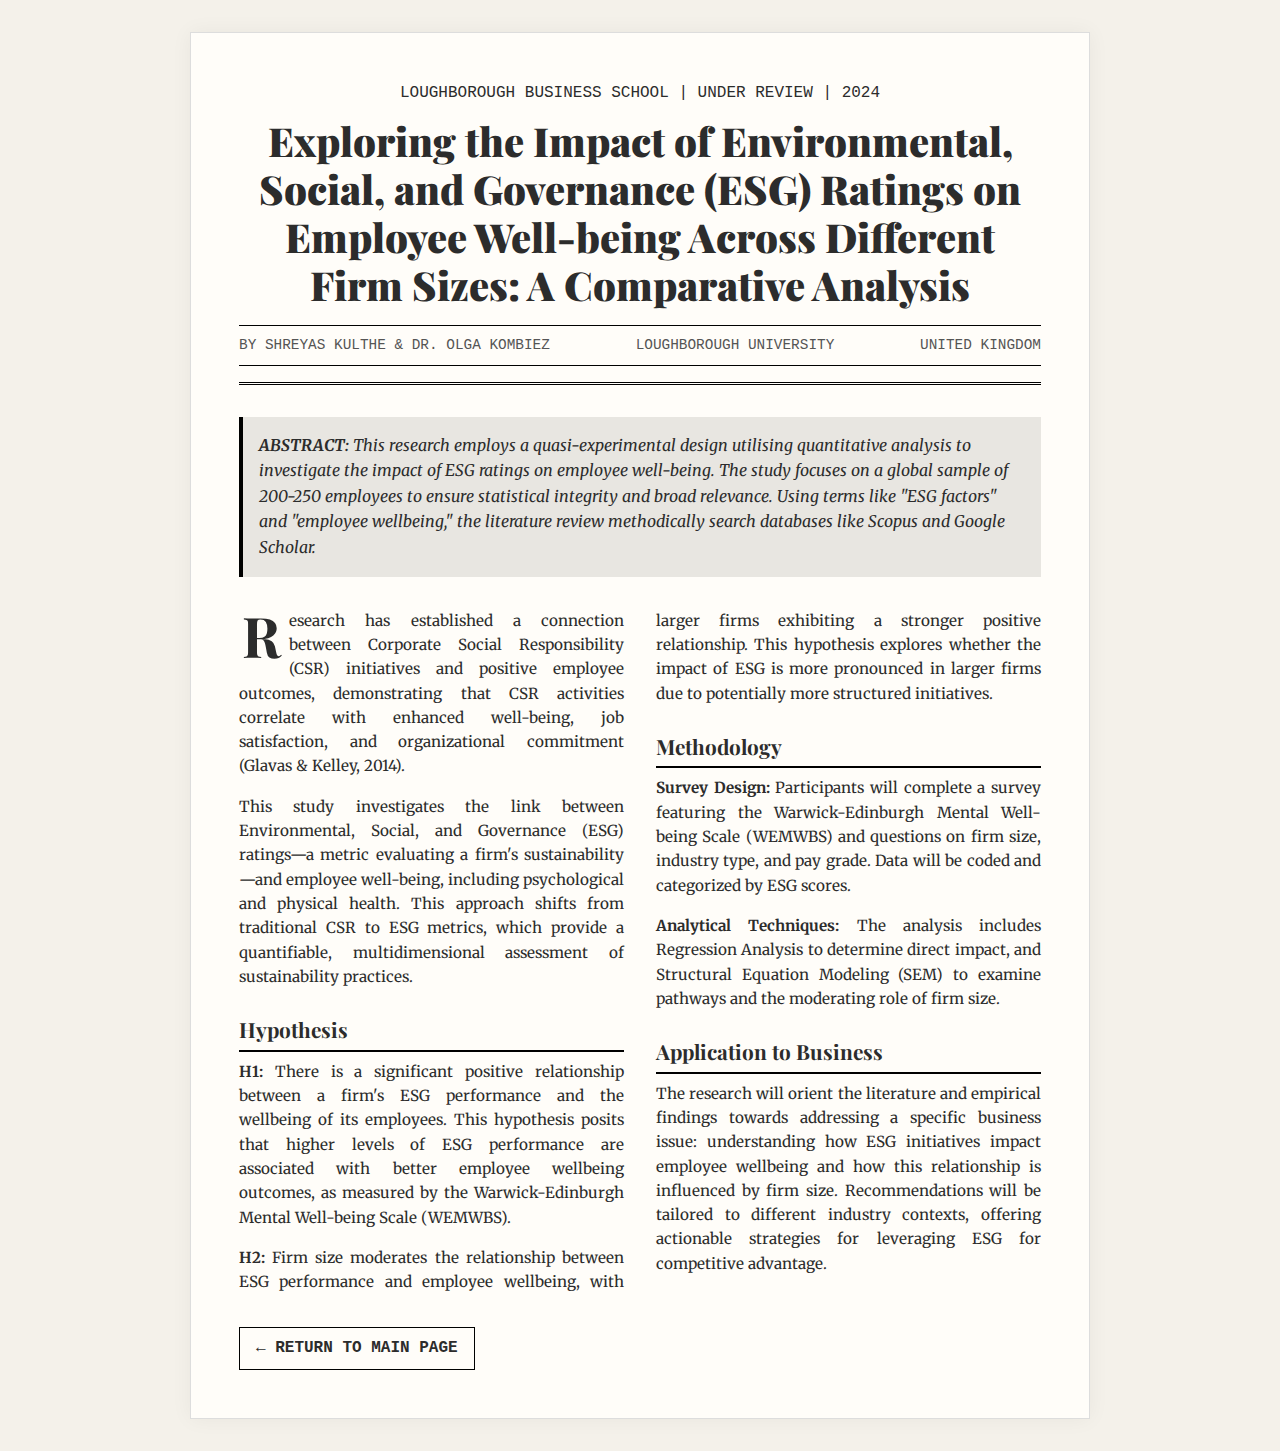
<file: esg-wellbeing.html>
<!DOCTYPE html>
<html lang="en">

<head>
    <meta charset="UTF-8">
    <meta name="viewport" content="width=device-width, initial-scale=1.0">
    <title>Impact of ESG Ratings on Employee Well-being | The Daily Work Psychologist</title>
    <link rel="stylesheet" href="style.css">
    <link rel="stylesheet"
        href="https://fonts.googleapis.com/css2?family=Playfair+Display:wght@400;700;900&family=Merriweather:ital,wght@0,300;0,400;0,700;1,300&family=Courier+Prime:wght@400;700&display=swap">
</head>

<body class="mode-work article-page">

    <div class="article-container">
        <header class="paper-header">
            <div style="font-family: 'Courier New'; margin-bottom: 10px;">LOUGHBOROUGH BUSINESS SCHOOL | UNDER REVIEW |
                2024</div>
            <h1 class="paper-title">Exploring the Impact of Environmental, Social, and Governance (ESG) Ratings on
                Employee Well-being Across Different Firm Sizes: A Comparative Analysis</h1>
            <div class="paper-meta">
                <span>By Shreyas Kulthe & Dr. Olga Kombiez</span>
                <span>Loughborough University</span>
                <span>United Kingdom</span>
            </div>
        </header>

        <section class="abstract-box">
            <strong>ABSTRACT:</strong> This research employs a quasi-experimental design utilising quantitative analysis
            to investigate the impact of ESG ratings on employee well-being. The study focuses on a global sample of
            200-250 employees to ensure statistical integrity and broad relevance. Using terms like "ESG factors" and
            "employee wellbeing," the literature review methodically search databases like Scopus and Google Scholar.
        </section>

        <article class="article-body">
            <p><span class="drop-cap">R</span>esearch has established a connection between Corporate Social
                Responsibility (CSR) initiatives and positive employee outcomes, demonstrating that CSR activities
                correlate with enhanced well-being, job satisfaction, and organizational commitment (Glavas & Kelley,
                2014).</p>

            <p>This study investigates the link between Environmental, Social, and Governance (ESG) ratings—a metric
                evaluating a firm's sustainability—and employee well-being, including psychological and physical health.
                This approach shifts from traditional CSR to ESG metrics, which provide a quantifiable, multidimensional
                assessment of sustainability practices.</p>

            <h3>Hypothesis</h3>
            <p><strong>H1:</strong> There is a significant positive relationship between a firm's ESG performance and
                the wellbeing of its employees. This hypothesis posits that higher levels of ESG performance are
                associated with better employee wellbeing outcomes, as measured by the Warwick-Edinburgh Mental
                Well-being Scale (WEMWBS).</p>
            <p><strong>H2:</strong> Firm size moderates the relationship between ESG performance and employee wellbeing,
                with larger firms exhibiting a stronger positive relationship. This hypothesis explores whether the
                impact of ESG is more pronounced in larger firms due to potentially more structured initiatives.</p>

            <h3>Methodology</h3>
            <p><strong>Survey Design:</strong> Participants will complete a survey featuring the Warwick-Edinburgh
                Mental Well-being Scale (WEMWBS) and questions on firm size, industry type, and pay grade. Data will be
                coded and categorized by ESG scores.</p>
            <p><strong>Analytical Techniques:</strong> The analysis includes Regression Analysis to determine direct
                impact, and Structural Equation Modeling (SEM) to examine pathways and the moderating role of firm size.
            </p>

            <h3>Application to Business</h3>
            <p>The research will orient the literature and empirical findings towards addressing a specific business
                issue: understanding how ESG initiatives impact employee wellbeing and how this relationship is
                influenced by firm size. Recommendations will be tailored to different industry contexts, offering
                actionable strategies for leveraging ESG for competitive advantage.</p>
        </article>

        <a href="index.html" class="back-link">← RETURN TO MAIN PAGE</a>
    </div>

    <script>
        document.body.classList.add('animate-flip-in');
    </script>
</body>

</html>
</file>
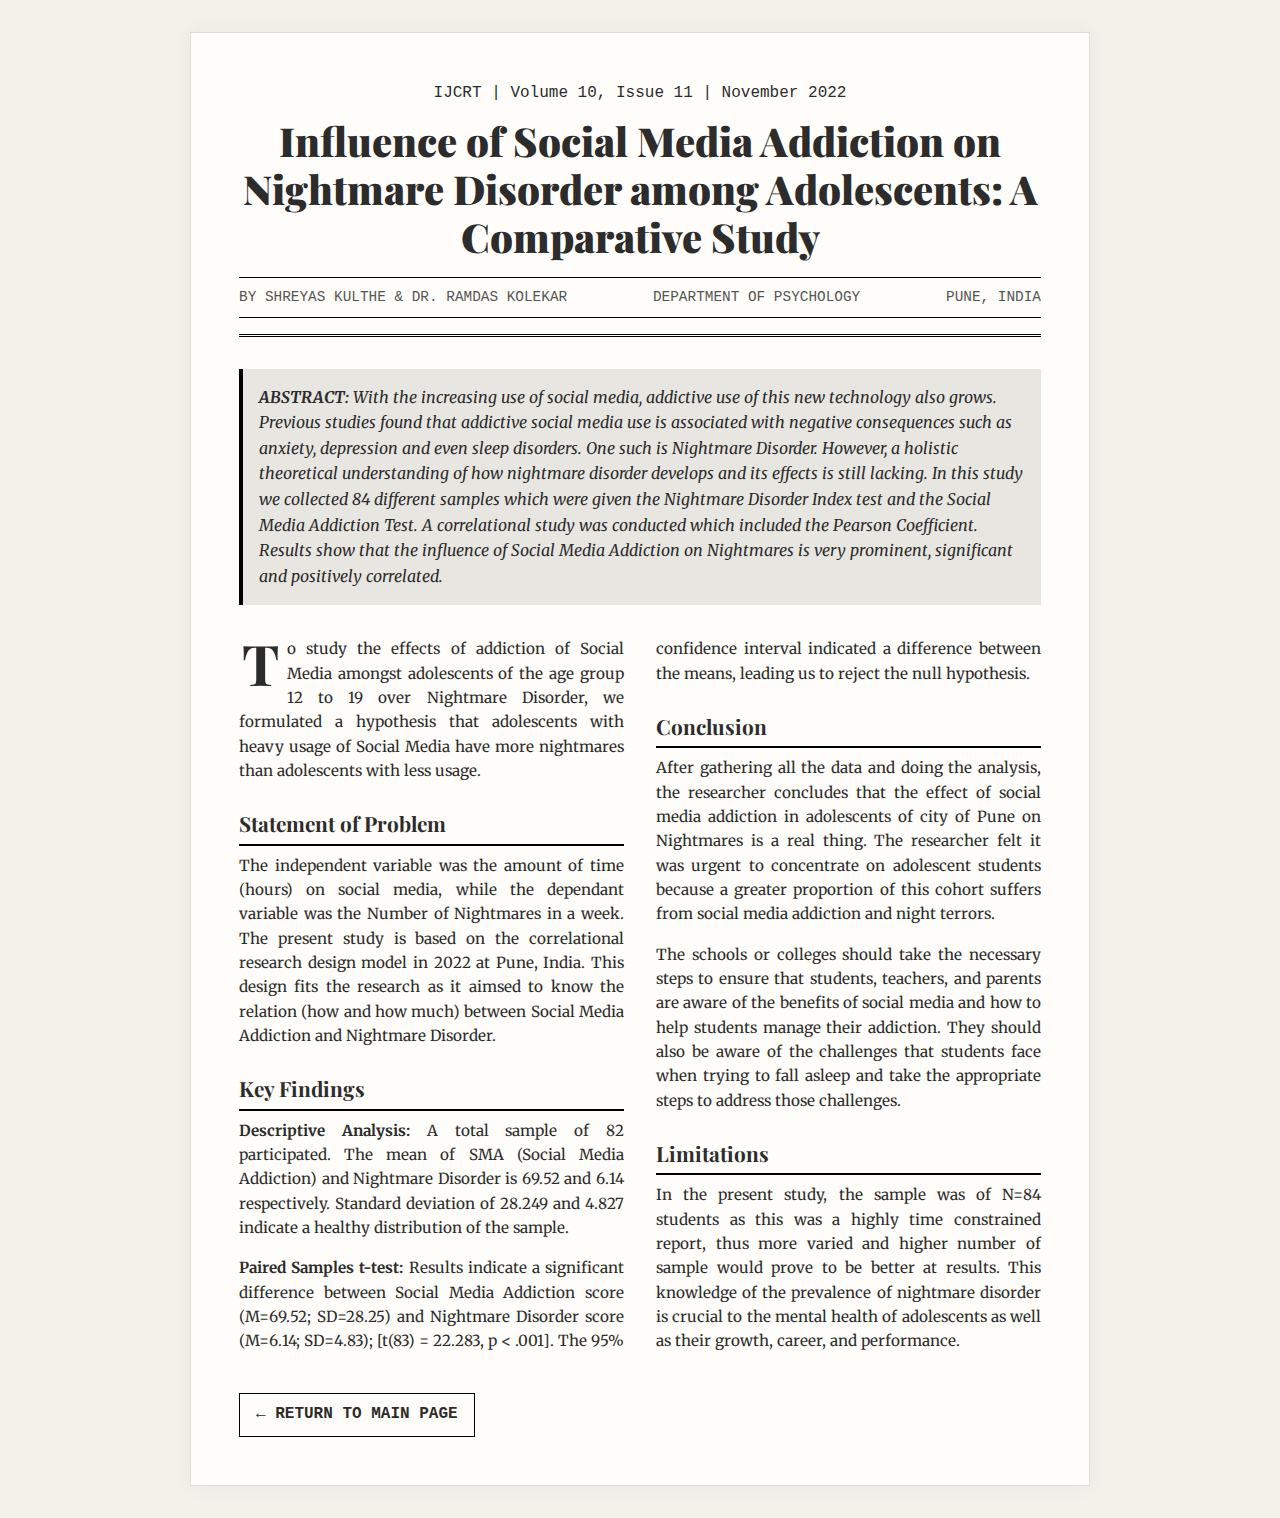
<file: nightmare-disorder.html>
<!DOCTYPE html>
<html lang="en">

<head>
    <meta charset="UTF-8">
    <meta name="viewport" content="width=device-width, initial-scale=1.0">
    <title>Influence of Social Media Addiction on Nightmare Disorder | The Daily Work Psychologist</title>
    <link rel="stylesheet" href="style.css">
    <link rel="stylesheet"
        href="https://fonts.googleapis.com/css2?family=Playfair+Display:wght@400;700;900&family=Merriweather:ital,wght@0,300;0,400;0,700;1,300&family=Courier+Prime:wght@400;700&display=swap">
</head>

<body class="mode-work article-page">

    <div class="article-container">
        <header class="paper-header">
            <div style="font-family: 'Courier New'; margin-bottom: 10px;">IJCRT | Volume 10, Issue 11 | November 2022
            </div>
            <h1 class="paper-title">Influence of Social Media Addiction on Nightmare Disorder among Adolescents: A
                Comparative Study</h1>
            <div class="paper-meta">
                <span>By Shreyas Kulthe & Dr. Ramdas Kolekar</span>
                <span>Department of Psychology</span>
                <span>Pune, India</span>
            </div>
        </header>

        <section class="abstract-box">
            <strong>ABSTRACT:</strong> With the increasing use of social media, addictive use of this new technology
            also grows. Previous studies found that addictive social media use is associated with negative consequences
            such as anxiety, depression and even sleep disorders. One such is Nightmare Disorder. However, a holistic
            theoretical understanding of how nightmare disorder develops and its effects is still lacking. In this study
            we collected 84 different samples which were given the Nightmare Disorder Index test and the Social Media
            Addiction Test. A correlational study was conducted which included the Pearson Coefficient. Results show
            that the influence of Social Media Addiction on Nightmares is very prominent, significant and positively
            correlated.
        </section>

        <article class="article-body">
            <p><span class="drop-cap">T</span>o study the effects of addiction of Social Media amongst adolescents of
                the age group 12 to 19 over Nightmare Disorder, we formulated a hypothesis that adolescents with heavy
                usage of Social Media have more nightmares than adolescents with less usage.</p>

            <h3>Statement of Problem</h3>
            <p>The independent variable was the amount of time (hours) on social media, while the dependant variable was
                the Number of Nightmares in a week. The present study is based on the correlational research design
                model in 2022 at Pune, India. This design fits the research as it aimsed to know the relation (how and
                how much) between Social Media Addiction and Nightmare Disorder.</p>

            <h3>Key Findings</h3>
            <p><strong>Descriptive Analysis:</strong> A total sample of 82 participated. The mean of SMA (Social Media
                Addiction) and Nightmare Disorder is 69.52 and 6.14 respectively. Standard deviation of 28.249 and 4.827
                indicate a healthy distribution of the sample.</p>
            <p><strong>Paired Samples t-test:</strong> Results indicate a significant difference between Social Media
                Addiction score (M=69.52; SD=28.25) and Nightmare Disorder score (M=6.14; SD=4.83); [t(83) = 22.283, p <
                    .001]. The 95% confidence interval indicated a difference between the means, leading us to reject
                    the null hypothesis.</p>

                    <h3>Conclusion</h3>
                    <p>After gathering all the data and doing the analysis, the researcher concludes that the effect of
                        social media addiction in adolescents of city of Pune on Nightmares is a real thing. The
                        researcher felt it was urgent to concentrate on adolescent students because a greater proportion
                        of this cohort suffers from social media addiction and night terrors.</p>
                    <p>The schools or colleges should take the necessary steps to ensure that students, teachers, and
                        parents are aware of the benefits of social media and how to help students manage their
                        addiction. They should also be aware of the challenges that students face when trying to fall
                        asleep and take the appropriate steps to address those challenges.</p>

                    <h3>Limitations</h3>
                    <p>In the present study, the sample was of N=84 students as this was a highly time constrained
                        report, thus more varied and higher number of sample would prove to be better at results. This
                        knowledge of the prevalence of nightmare disorder is crucial to the mental health of adolescents
                        as well as their growth, career, and performance.</p>
        </article>

        <a href="index.html" class="back-link">← RETURN TO MAIN PAGE</a>
    </div>

    <script>
        document.body.classList.add('animate-flip-in');
    </script>
</body>

</html>
</file>
<file: style.css>
/* Global Vars & Reset */
:root {
    --transition-speed: 0.4s;
}

* {
    box-sizing: border-box;
    margin: 0;
    padding: 0;
}

body {
    min-height: 100vh;
    transition: background-color var(--transition-speed), color var(--transition-speed);
    overflow-x: hidden;
}

/* =========================================
   MODE: WORK (Newspaper)
   ========================================= */
body.mode-work {
    --bg-color: #f4f1ea;
    /* Slightly warmer aesthetic */
    --text-color: #1a1a1a;
    --accent-color: #8b0000;
    /* Deep red for accents */
    --border-color: #2f2f2f;
    --header-font: 'Playfair Display', serif;
    --body-font: 'Merriweather', serif;
    background-color: var(--bg-color);
    color: var(--text-color);
    font-family: var(--body-font);
    line-height: 1.5;
    background-image: url('https://www.transparenttextures.com/patterns/cream-paper.png');
}

body.mode-work #fun-view {
    display: none;
}

/* LAYOUT CONTAINER */
body.mode-work .view-container {
    max-width: 1200px;
    margin: 0 auto;
    padding: 2rem;
    border-left: 1px solid rgba(0, 0, 0, 0.05);
    border-right: 1px solid rgba(0, 0, 0, 0.05);
    background: #fffdf5 url('https://www.transparenttextures.com/patterns/cream-paper.png');
    box-shadow: 0 0 40px rgba(0, 0, 0, 0.05);
    min-height: 100vh;
}

/* HEADER / MASTHEAD */
body.mode-work .newspaper-header {
    text-align: center;
    border-bottom: 4px double var(--border-color);
    padding-bottom: 1rem;
    margin-bottom: 2rem;
    position: relative;
}

body.mode-work .weather-widget {
    position: absolute;
    top: 0;
    left: 0;
    font-size: 0.7rem;
    font-weight: bold;
    display: flex;
    align-items: center;
    gap: 0.5rem;
    font-family: sans-serif;
}

body.mode-work .main-headline {
    font-family: var(--header-font);
    font-size: 5rem;
    font-weight: 900;
    margin: 1rem 0 0.5rem;
    line-height: 0.9;
    letter-spacing: -2px;
    text-transform: uppercase;
    border-bottom: 1px solid var(--border-color);
    padding-bottom: 1rem;
}

body.mode-work .meta-line {
    display: flex;
    justify-content: space-between;
    font-family: sans-serif;
    font-weight: bold;
    font-size: 0.8rem;
    text-transform: uppercase;
    border-bottom: 1px solid var(--border-color);
    padding: 0.5rem 0;
}

body.mode-work .breaking-news {
    font-family: sans-serif;
    font-size: 0.9rem;
    padding: 0.5rem 0;
    background: #fffdf5 url('https://www.transparenttextures.com/patterns/cream-paper.png');
    margin-bottom: 2rem;
    font-weight: bold;
    text-align: center;
    text-transform: uppercase;
    letter-spacing: 0.5px;
}

/* 3-COLUMN GRID */
body.mode-work .newspaper-grid {
    display: grid;
    grid-template-columns: 1fr 2fr 1fr;
    /* 1:2:1 ratio */
    gap: 2rem;
    align-items: start;
}

/* LEFT COLUMN (SIDEBAR) */
body.mode-work .col-left {
    border-right: 1px solid #ddd;
    padding-right: 1rem;
}

body.mode-work .sidebar-item {
    margin-bottom: 2rem;
}

body.mode-work .sidebar-item h3 {
    font-family: sans-serif;
    font-size: 0.9rem;
    font-weight: 900;
    text-transform: uppercase;
    margin-bottom: 0.5rem;
    border-bottom: 2px solid #000;
    padding-bottom: 0.2rem;
}

body.mode-work .sidebar-item p {
    font-size: 0.85rem;
    margin-bottom: 0.5rem;
}

body.mode-work .sidebar-item strong {
    display: block;
    margin-top: 0.5rem;
}

body.mode-work .profile-photo {
    width: 100%;
    margin-bottom: 1rem;
    filter: grayscale(100%) contrast(1.1);
    border: 1px solid #000;
}

/* MAIN COLUMN */
body.mode-work .col-main {
    padding: 0 1rem;
}

body.mode-work .article {
    margin-bottom: 2rem;
    border-bottom: 1px solid #eee;
    padding-bottom: 1rem;
}

body.mode-work .article-headline {
    font-family: var(--header-font);
    font-size: 2rem;
    margin-bottom: 0.5rem;
    line-height: 1.1;
}

body.mode-work .article-meta {
    font-family: sans-serif;
    font-size: 0.8rem;
    color: #555;
    margin-bottom: 1rem;
    text-transform: uppercase;
}

body.mode-work .article-body {
    font-size: 1rem;
    text-align: justify;
    line-height: 1.6;
}

body.mode-work .split-columns {
    display: grid;
    grid-template-columns: 1fr 1fr;
    gap: 2rem;
    margin-bottom: 2rem;
    position: relative;
}

/* Vertical Divider Line */
body.mode-work .split-columns::after {
    content: "";
    position: absolute;
    left: 50%;
    top: 0;
    bottom: 0;
    width: 1px;
    background: #ddd;
    transform: translateX(-50%);
}

body.mode-work .split-columns p {
    margin-bottom: 0;
    text-indent: 0;
}

body.mode-work .drop-cap {
    float: left;
    font-size: 3.5rem;
    line-height: 0.8;
    padding-top: 4px;
    padding-right: 8px;
    padding-left: 3px;
    font-family: var(--header-font);
    font-weight: 700;
}

/* RIGHT COLUMN */
body.mode-work .col-right {
    border-left: 1px solid #ddd;
    padding-left: 1rem;
}

/* SEPARATORS */
body.mode-work .separator {
    height: 1px;
    background: var(--border-color);
    margin: 1.5rem 0;
}

body.mode-work .separator-light {
    height: 1px;
    background: #ccc;
    margin: 1.5rem 0;
    width: 50%;
    margin-left: auto;
    margin-right: auto;
}

body.mode-work .separator-bold {
    height: 3px;
    background: var(--border-color);
    margin: 1.5rem 0;
}

/* SECTION TAGS */
body.mode-work .section-tag {
    font-family: sans-serif;
    font-weight: 900;
    font-size: 1rem;
    text-transform: uppercase;
    border-top: 2px solid #000;
    border-bottom: 1px solid #000;
    padding: 0.5rem 0;
    margin-bottom: 1rem;
    text-align: center;
}

/* PHOTOS */
body.mode-work figure {
    margin: 0 0 1rem 0;
    width: 100%;
}

body.mode-work img {
    width: 100%;
    height: auto;
    display: block;
    filter: grayscale(100%) contrast(1.2);
    /* Ensure newspaper look */
    border: 1px solid #ccc;
}

body.mode-work figcaption {
    font-family: sans-serif;
    font-size: 0.75rem;
    color: #555;
    margin-top: 0.3rem;
    font-style: italic;
    line-height: 1.2;
}

body.mode-work .editorial-photo img {
    aspect-ratio: 1/1;
    object-fit: cover;
    object-position: top;
    margin-bottom: 0.5rem;
}

/* MARKET WATCH TABLE */
body.mode-work .skills-table {
    width: 100%;
    border-collapse: collapse;
    font-family: sans-serif;
    font-size: 0.8rem;
}

body.mode-work .skills-table td {
    padding: 0.4rem 0;
    border-bottom: 1px solid #ddd;
}

body.mode-work .trend-up {
    color: green;
    text-align: right;
    font-weight: bold;
}

body.mode-work .trend-steady {
    color: #555;
    text-align: right;
    font-weight: bold;
}

body.mode-work .trend-down {
    color: var(--accent-color);
    font-weight: bold;
}

/* LIVE FEED (Science & Tech Wire) */
body.mode-work .live-feed {
    background: transparent;
    border-top: 3px double var(--border-color);
    border-bottom: 3px double var(--border-color);
    border-left: none;
    border-right: none;
    padding: 1.5rem 0;
    margin-top: 2rem;
}

body.mode-work .wire-item {
    margin-bottom: 1rem;
    padding-bottom: 1rem;
    border-bottom: 1px solid #ccc;
}

body.mode-work .wire-item:last-child {
    border-bottom: none;
    margin-bottom: 0;
    padding-bottom: 0;
}

body.mode-work .wire-meta {
    font-family: 'Courier New', Courier, monospace;
    /* Teletype look */
    font-size: 0.75rem;
    color: #444;
    text-transform: uppercase;
    font-weight: bold;
    margin-bottom: 0.3rem;
    letter-spacing: -0.5px;
}

body.mode-work .wire-headline {
    font-family: var(--header-font);
    /* Match main headers */
    font-size: 1.1rem;
    font-weight: 700;
    line-height: 1.2;
    margin: 0;
}

body.mode-work .wire-headline a {
    text-decoration: none;
    color: var(--text-color);
}

body.mode-work .wire-headline a:hover {
    text-decoration: underline;
    color: var(--accent-color);
}

body.mode-work .loading-text,
.error-text {
    font-family: 'Courier New', Courier, monospace;
    font-size: 0.8rem;
    color: var(--muted);
    text-align: center;
    margin: 1rem 0;
}

/* ACADEMIC ARCHIVES */
body.mode-work .archive-item {
    margin-bottom: 1rem;
    border-bottom: 1px dotted #ccc;
    padding-bottom: 0.5rem;
}

body.mode-work .archive-date {
    font-family: sans-serif;
    font-weight: bold;
    font-size: 0.75rem;
    display: block;
    margin-bottom: 0.2rem;
    color: var(--muted);
}

body.mode-work .archive-item h4 {
    font-family: var(--header-font);
    font-size: 1rem;
    margin-bottom: 0.2rem;
}

body.mode-work .archive-item p {
    font-size: 0.9rem;
    line-height: 1.3;
}

body.mode-work .archive-item .note {
    font-style: italic;
    color: #555;
    font-size: 0.8rem;
    margin-top: 0.2rem;
}

/* PLAYLIST */
body.mode-fun .playlist {
    list-style: none;
    padding: 0;
    margin-bottom: 2rem;
}

body.mode-fun .playlist li {
    margin-bottom: 1.5rem;
}

body.mode-fun .playlist-item {
    display: flex;
    align-items: center;
    gap: 1rem;
    background: rgba(255, 255, 255, 0.05);
    padding: 0.5rem;
    border-radius: 12px;
    transition: background 0.3s ease;
}

body.mode-fun .playlist-item:hover {
    background: rgba(255, 255, 255, 0.1);
}

body.mode-fun .album-art {
    width: 60px;
    height: 60px;
    border-radius: 8px;
    object-fit: cover;
    box-shadow: 0 4px 10px rgba(0, 0, 0, 0.3);
}

body.mode-fun .song-info {
    display: flex;
    flex-direction: column;
}

body.mode-fun .song-link {
    font-weight: 700;
    font-size: 1.1rem;
    color: var(--on-surface);
    text-decoration: none;
    margin-bottom: 0.2rem;
    transition: color 0.3s ease;
}

body.mode-fun .song-link:hover {
    color: var(--primary-color);
}

body.mode-fun .artist {
    font-size: 0.9rem;
    color: rgba(255, 255, 255, 0.7);
}

/* MODAL */


.modal-content h3 {
    font-family: var(--header-font);
    font-size: 1.8rem;
    color: var(--text-color);
    margin-bottom: 1rem;
    text-align: center;
}

.modal-content p {
    font-size: 1rem;
    color: var(--text-color);
    line-height: 1.6;
    margin-bottom: 1.5rem;
}

.modal-content .btn {
    display: block;
    width: fit-content;
    margin: 0 auto;
    padding: 0.8rem 1.5rem;
    background: var(--primary-color);
    color: var(--on-primary);
    text-decoration: none;
    border-radius: 8px;
    font-weight: bold;
    transition: background 0.3s ease;
}

.modal-content .btn:hover {
    background: var(--primary-dark);
}

/* PUBLICATIONS LIST */
body.mode-work .pub-list {
    list-style: none;
    padding: 0;
}

body.mode-work .pub-list li {
    font-size: 0.9rem;
    margin-bottom: 1rem;
    line-height: 1.4;
}

body.mode-work .pub-source {
    color: var(--muted);
    font-style: italic;
}

body.mode-work .pub-link {
    color: var(--text-color);
    text-decoration: underline;
    text-decoration-thickness: 1px;
}

body.mode-work .pub-link:hover {
    background-color: var(--text-color);
    color: var(--bg-color);
    text-decoration: none;
}

/* CLASSIFIEDS / SERVICES */
body.mode-work .classifieds {
    border: 2px dashed #999;
    /* Dashed border for classifieds look */
    padding: 1rem;
    background: #fffdf5 url('https://www.transparenttextures.com/patterns/cream-paper.png');
    /* Slightly aged paper */
    font-size: 0.9rem;
    box-shadow: none;
}

body.mode-work .classifieds h3 {
    font-family: 'Courier New', Courier, monospace;
    /* Monospace for classifieds header */
    font-size: 1rem;
    font-weight: bold;
    margin-bottom: 1rem;
    text-align: center;
    border-bottom: 2px dashed #999;
    padding-bottom: 0.5rem;
    letter-spacing: 1px;
}

body.mode-work .service-ad {
    margin-bottom: 1rem;
    padding-bottom: 1rem;
    border-bottom: 1px dotted #ccc;
}

body.mode-work .service-ad strong {
    display: block;
    font-family: sans-serif;
    font-size: 0.8rem;
    margin-bottom: 0.3rem;
    text-transform: uppercase;
}

body.mode-work .service-ad p {
    font-size: 0.85rem;
    line-height: 1.3;
    margin: 0;
}

/* CONTACT CARD */
body.mode-work .contact-card {
    margin-top: 2rem;
    border: 4px double var(--text-color);
    /* Heavy styling */
    outline: 1px solid var(--text-color);
    /* Extra outline */
    outline-offset: 3px;
    padding: 1.5rem;
    text-align: center;
    background: #fffdf5 url('https://www.transparenttextures.com/patterns/cream-paper.png');
}

body.mode-work .contact-card h3 a {
    font-family: var(--header-font);
    font-weight: 900;
    text-transform: uppercase;
    font-size: 1.2rem;
    color: var(--text-color);
    text-decoration: none;
    border-bottom: 3px solid var(--text-color);
    display: inline-block;
    padding-bottom: 2px;
}

/* =========================================
   NEWSPAPER SUB-PAGE & ANIMATIONS
   ========================================= */

/* 3D FLIP ANIMATIONS */
@keyframes flipOut {
    0% {
        transform: rotateY(0);
        opacity: 1;
    }

    100% {
        transform: rotateY(-90deg);
        opacity: 0;
    }
}

@keyframes flipIn {
    0% {
        transform: rotateY(90deg);
        opacity: 0;
    }

    100% {
        transform: rotateY(0);
        opacity: 1;
    }
}

body.animate-flip-out {
    animation: flipOut 0.6s ease-in forwards;
    transform-origin: left center;
}

body.animate-flip-in {
    animation: flipIn 0.6s ease-out forwards;
    transform-origin: left center;
}

/* ARTICLE PAGE SPECIFICS */
body.article-page {
    /* Inherit cream background from mode-work */
    color: #2c2c2c;
    font-family: 'Merriweather', serif;
    padding: 2rem;
    line-height: 1.6;
}

.article-container {
    max-width: 900px;
    margin: 0 auto;
    background: #fffdf9 url('https://www.transparenttextures.com/patterns/cream-paper.png');
    /* Match classifieds background */
    padding: 3rem;
    box-shadow: 0 0 20px rgba(0, 0, 0, 0.05);
    border: 1px solid #ddd;
    position: relative;
}

/* Authentic Newspaper Header for Article */
.paper-header {
    text-align: center;
    border-bottom: 3px double #000;
    padding-bottom: 1rem;
    margin-bottom: 2rem;
}

.paper-title {
    font-family: 'Playfair Display', serif;
    font-size: 2.5rem;
    font-weight: 900;
    margin-bottom: 0.5rem;
    line-height: 1.2;
    color: var(--ink);
}

.paper-meta {
    font-family: 'Courier New', Courier, monospace;
    font-size: 0.9rem;
    color: #555;
    text-transform: uppercase;
    border-top: 1px solid #000;
    border-bottom: 1px solid #000;
    padding: 0.5rem 0;
    margin-top: 1rem;
    display: flex;
    justify-content: space-between;
}

.article-body {
    column-count: 2;
    column-gap: 2rem;
    text-align: justify;
}

.article-body h3 {
    font-family: 'Playfair Display', serif;
    font-size: 1.3rem;
    font-weight: bold;
    margin-top: 1.5rem;
    margin-bottom: 0.5rem;
    border-bottom: 2px solid #000;
    padding-bottom: 0.2rem;
    break-after: avoid;
    color: var(--ink);
}

.article-body p {
    margin-bottom: 1rem;
    font-size: 0.95rem;
}

.abstract-box {
    background: #e8e6e1;
    padding: 1rem;
    font-style: italic;
    margin-bottom: 2rem;
    border-left: 4px solid #000;
    column-span: all;
}

.drop-cap {
    float: left;
    font-family: 'Playfair Display', serif;
    font-size: 3.5rem;
    line-height: 0.8;
    padding-right: 0.5rem;
    padding-top: 0.1rem;
    font-weight: 700;
}

.back-link {
    display: inline-block;
    margin-top: 2rem;
    font-family: 'Courier New', Courier, monospace;
    text-decoration: none;
    color: var(--ink);

    border: 1px solid #000;
    padding: 0.5rem 1rem;
    transition: all 0.2s;
    font-weight: bold;
}

.back-link:hover {
    background: #000;
    color: #fff;
}

@media (max-width: 768px) {
    .article-body {
        column-count: 1;
    }

    .paper-title {
        font-size: 1.8rem;
    }

    .article-container {
        padding: 1.5rem;
    }
}

/* =========================================
   MODE: FUN (Playful Pastel Theme)
   ========================================= */
body.mode-fun {
    --ink: #111;
    --paper: #fffdf8;
    --accent: #ffb7b2;
    --muted: #666;
}

/* MAGAZINE FRAME */
body.mode-fun .fun-container {
    max-width: 1100px;
    margin: 0 auto;
    padding: 6rem 4rem;
    background: #fffdf8;
    box-shadow: 0 0 60px rgba(0, 0, 0, 0.08);
}

/* Page padding consistency */
body.mode-fun .parallax-section,
body.mode-fun .content-section {
    margin-bottom: 8rem;
    border-radius: 12px;
    overflow: hidden;
}

body.mode-fun {
    --bg-color: #fdf6ec;
    /* Creamy Peach */
    --surface-color: #ffffff;
    --surface-variant: #fff0f5;
    /* Lavender Blush */
    --primary-color: #ffb7b2;
    /* Melon */
    --on-primary: #5e2a2a;
    --secondary-container: #b5ead7;
    /* Mint */
    --text-color: #4a4a4a;
    --border-radius: 20px;
    --font-head: 'Outfit', sans-serif;
    --font-body: 'Roboto', sans-serif;
    background-color: var(--bg-color);
    color: var(--text-color);
    font-family: var(--font-body);
}

body.mode-fun #work-view {
    display: none;
}

body.mode-fun #fun-view {
    display: block;
    animation: fadeIn 0.5s ease;
}

body.mode-fun .view-container {
    max-width: 1200px;
    margin: 0 auto;
    padding: 2rem;
}

/* HERO SECTION */
body.mode-fun .fun-header {
    text-align: center;
    position: relative;
    z-index: 2;
    padding: 2rem;
    animation: fadeInDown 0.8s ease-out;
}

body.mode-fun .issue-date {
    display: block;
    font-family: 'Outfit', sans-serif;
    font-size: 0.9rem;
    letter-spacing: 2px;
    text-transform: uppercase;
    margin-bottom: 0.5rem;
    color: var(--muted);
}

body.mode-fun h1 {
    font-family: 'Playfair Display', serif;
    font-size: clamp(4rem, 8vw, 6rem);
    font-weight: 700;
    color: var(--ink);
    margin: 0;
    letter-spacing: -4px;
    line-height: 0.95;
    text-transform: uppercase;
}

body.mode-fun .subtitle {
    font-family: 'Outfit', sans-serif;
    font-size: 1.1rem;
    color: #444;
    font-weight: 300;
    letter-spacing: 2px;
    text-transform: uppercase;
    margin-top: 1.5rem;
    border-top: 1px solid #1a1a1a;
    display: inline-block;
    padding-top: 0.5rem;
}

/* PARALLAX & SECTIONS */
body.mode-fun .fun-container {
    padding: 0;
    /* Remove padding for full bleed */
    max-width: 100%;
    /* Ensure parallax overflow logic works */
    overflow-x: hidden;
}

.parallax-container {
    position: relative;
    overflow: hidden;
    height: 100%;
    width: 100%;
}

.parallax-layer {
    will-change: transform;
    transition: transform 0.1s linear;
    /* Smooth micro-stutters if RAF is choppy, but usually 0 is better for RAF */
    transform-style: preserve-3d;
}

/* Reduced Motion Support */
@media (prefers-reduced-motion: reduce) {
    .parallax-layer {
        transition: none !important;
        transform: none !important;
        will-change: auto;
    }
}

.parallax-section {
    min-height: 100vh;
    width: 100%;
    position: relative;
    display: flex;
    align-items: center;
    justify-content: center;
    background-attachment: fixed;
    background-position: center;
    background-size: cover;
    background-repeat: no-repeat;
    overflow: hidden;
}

.content-section {
    padding: 6rem 15vw;
    /* Content Padding */
    background: var(--paper);
    min-height: 80vh;
    display: flex;
    flex-direction: column;
    justify-content: center;
    align-items: center;
}

/* 1. HERO SECTION */
.hero-section {
    background: var(--paper);
    /* Clean white hero */
    min-height: 80vh;
}

/* 2. TRAVELS SECTION (Dark Parallax) */
.travel-section {
    background-color: #000;
    /* You can add a star/space image here if available */
    color: #fff;
}

.parallax-content {
    position: relative;
    z-index: 2;
    text-align: center;
    width: 100%;
}

.parallax-title {
    font-family: 'Playfair Display', serif;
    font-size: clamp(3rem, 6vw, 4.5rem);
    color: #fff;
    margin-bottom: 2rem;
    font-style: italic;
    text-shadow: 0 4px 20px rgba(0, 0, 0, 0.5);
}

.globe-container {
    max-width: 700px;
    height: 420px;
    margin: 0 auto;
    border-radius: 50%;
    background: radial-gradient(circle, #111 60%, #000 100%);
    box-shadow: inset 0 0 60px rgba(255, 255, 255, 0.05),
        0 30px 80px rgba(0, 0, 0, 0.4);
}

#globe-viz {
    width: 100%;
    height: 100%;
}

/* 3. HOBBIES SECTION (Textured Parallax) */
.hobbies-section {
    background-image: url('https://www.transparenttextures.com/patterns/cubes.png');
    /* Fallback Texture */
    background-color: #f0f0f0;
}

.parallax-overlay {
    position: absolute;
    top: 0;
    left: 0;
    width: 100%;
    height: 100%;
    background: rgba(0, 0, 0, 0.4);
    /* Darken bg */
    z-index: 1;
}

.hobbies-section .parallax-content {
    color: #fff;
}

.hobbies-section h2 {
    font-family: 'Playfair Display', serif;
    font-size: 4rem;
    color: #fff;
    margin-bottom: 3rem;
    text-shadow: 0 4px 10px rgba(0, 0, 0, 0.5);
}

body.mode-fun .hobbies-list {
    display: flex;
    flex-wrap: wrap;
    justify-content: center;
    gap: 2rem;
    list-style: none;
    padding: 0;
}

body.mode-fun .hobbies-list li {
    font-size: 2rem;
    border: 2px solid #fff;
    padding: 1rem 3rem;
    text-transform: uppercase;
    color: #fff;
}

body.mode-fun .hobbies-list li:hover {
    background: var(--paper);
    color: var(--ink);
    border-color: #fff;
}

/* 4. GALLERY SECTION */
.gallery-section h2 {
    font-family: 'Playfair Display', serif;
    font-size: 4rem;
    margin-bottom: 3rem;
    text-align: center;
}

.photo-grid {
    display: flex;
    gap: 2rem;
    overflow-x: auto;
    padding-bottom: 2rem;
    width: 100%;
    scroll-snap-type: x mandatory;
}

.photo-grid img {
    height: 400px;
    width: auto;
    object-fit: cover;
    border-radius: 4px;
    box-shadow: 0 10px 30px rgba(0, 0, 0, 0.1);
    scroll-snap-align: center;
    transition: transform 0.3s ease;
}

.photo-grid img:hover {
    transform: scale(1.02);
}

/* MUSIC SECTION STYLING */
.music-section h2 {
    font-family: 'Playfair Display', serif;
    font-size: 4rem;
    margin-bottom: 3rem;
    text-align: center;
}

.music-section .playlist {
    display: grid;
    grid-template-columns: repeat(auto-fit, minmax(300px, 1fr));
    gap: 2rem;
    width: 100%;
}




body.mode-fun h2 {
    font-family: 'Outfit', sans-serif;
    font-size: 1.4rem;
    margin-bottom: 1rem;
    color: #1a1a1a;
    text-transform: uppercase;
    letter-spacing: 0.15em;
}

body.mode-fun .card-icon {
    font-size: 3rem;
    margin-bottom: 1rem;
    color: #fd79a8;
    /* Pastel Pink */
}

body.mode-fun .item-game .card-icon {
    color: #fff;
    font-size: 4rem;
}

body.mode-fun .item-game h2 {
    font-family: 'Press Start 2P', cursive;
    color: #fab1a0;
    font-size: 2rem;
    letter-spacing: 2px;
    text-shadow: 4px 4px 0 #000;
    line-height: 1.4;
}

body.mode-fun .item-game p {
    font-family: 'Courier New', monospace;
    color: #fff;
    font-size: 1rem;
    margin-bottom: 1rem;
    text-transform: uppercase;
    font-weight: bold;
}

body.mode-fun .tags {
    display: flex;
    gap: 0.5rem;
    flex-wrap: wrap;
}

body.mode-fun .tag {
    background: #ffe5e5;
    border: 1px solid var(--primary-color);
    color: #5e2a2a;
    padding: 0.5rem 1rem;
    border-radius: 12px;
    font-size: 0.9rem;
}

body.mode-fun .playlist {
    list-style: none;
}

body.mode-fun .playlist li {
    display: flex;
    justify-content: space-between;
    padding: 0.8rem 0;
    border-bottom: 1px solid rgba(0, 0, 0, 0.05);
}

body.mode-fun .song-title {
    font-weight: bold;
    color: #444;
}

body.mode-fun .artist {
    opacity: 0.7;
    color: var(--muted);
}

body.mode-fun .action-btn {
    background: var(--paper);
    border: 2px solid var(--primary-color);
    color: var(--on-primary);
    padding: 0.8rem 1.5rem;
    border-radius: 100px;
    font-weight: bold;
    cursor: pointer;
    margin-top: 1rem;
    transition: all 0.2s;
}

body.mode-fun .action-btn:hover {
    background: var(--primary-color);
    color: #fff;
    box-shadow: 0 4px 10px rgba(255, 183, 178, 0.5);
}

/* GAME MODAL */
.game-modal-content {
    background: #222;
    width: auto;
    max-width: 900px;
    padding: 0;
    border-radius: 8px;
    position: relative;
    display: flex;
    flex-direction: column;
    align-items: center;
    overflow: hidden;
}

.close-btn-game {
    position: absolute;
    top: 10px;
    right: 15px;
    color: #fff;
    font-size: 2rem;
    background: none;
    border: none;
    cursor: pointer;
    z-index: 10;
}

#game-ui {
    padding: 1rem;
    text-align: center;
    color: #fff;
    font-family: 'Courier New', Courier, monospace;
    width: 100%;
    background: #333;
}

/* =========================================
   NAV / TOGGLE
   ========================================= */
#main-nav {
    position: fixed;
    top: 0;
    left: 0;
    right: 0;
    padding: 1rem 2rem;
    z-index: 100;
    display: flex;
    justify-content: flex-end;
    pointer-events: none;
    /* Let clicks pass through except on interactive elements */
}

.nav-content {
    display: flex;
    align-items: center;
    gap: 1rem;
    pointer-events: auto;
}

.brand {
    font-weight: bold;
    font-size: 1.5rem;
    display: none;
    /* Hidden for now */
}

#theme-toggle {
    cursor: pointer;
    display: flex;
    align-items: center;
    gap: 0.5rem;
    padding: 0.5rem 1rem;
    font-size: 1rem;
    transition: all 0.3s ease;
}

/* Toggle Styles - WORK */
body.mode-work #theme-toggle {
    background: transparent;
    border: 2px solid var(--text-color);
    border-radius: 4px;
    font-family: var(--font-head);
    color: var(--text-color);
    backdrop-filter: blur(5px);
    -webkit-backdrop-filter: blur(5px);
}

body.mode-work .icon-fun {
    display: none;
}

/* Toggle Styles - FUN */
body.mode-fun #theme-toggle {
    background: var(--primary-color);
    color: var(--on-primary);
    border: none;
    border-radius: 100px;
    font-family: var(--font-head);
    padding: 0.8rem 1.5rem;
    box-shadow: 0 4px 12px rgba(0, 0, 0, 0.3);
    cursor: pointer;
    z-index: 50;
    /* Ensure clickable */
    position: relative;
}

body.mode-fun .icon-work {
    display: none;
}

body.mode-fun .label-text {
    font-weight: bold;
}

/* Animations */
@keyframes fadeInDown {
    from {
        opacity: 0;
        transform: translateY(-20px);
    }

    to {
        opacity: 1;
        transform: translateY(0);
    }
}

/* Responsive */
@media (max-width: 768px) {
    body.mode-work .newspaper-grid {
        grid-template-columns: 1fr;
    }

    body.mode-work .main-headline {
        font-size: 2.5rem;
    }

    body.mode-work .first-letter {
        font-size: 3rem;
    }

    body.mode-fun .item-music {
        grid-column: span 12;
    }

    body.mode-fun .item-quote {
        grid-column: span 1;
    }
}

/* CONTACT CARD */
body.mode-work .contact-card {
    margin-top: 2rem;
    border: 3px double var(--text-color);
    /* Stronger box */
    padding: 1.5rem;
    text-align: center;
    background-color: #fdfdfd;
    box-shadow: 3px 3px 0px rgba(0, 0, 0, 0.1);
}

body.mode-work .contact-card h3 a {
    font-family: var(--header-font);
    font-weight: 900;
    text-transform: uppercase;
    font-size: 1.1rem;
    color: var(--text-color);
    text-decoration: none;
    border-bottom: 2px solid var(--text-color);
}

body.mode-work .contact-card h3 a:hover {
    color: var(--accent-color);
    border-color: var(--accent-color);
}

body.mode-work .contact-card p {
    font-family: serif;
    font-style: italic;
    margin: 0.8rem 0;
    color: #444;
}

/* MODAL STYLES */
.modal-overlay {
    display: none;
    /* Hidden by default */
    position: fixed;
    top: 0;
    left: 0;
    width: 100%;
    height: 100%;
    background: rgba(0, 0, 0, 0.4);
    backdrop-filter: blur(5px);
    /* BLUR EFFECT */
    z-index: 1000;
    justify-content: center;
    align-items: center;
    transition: opacity 0.3s ease, visibility 0.3s ease;
    opacity: 0;
    visibility: hidden;
}

/* Consolidate .show and .open logic */
.modal-overlay.show,
.modal-overlay.open {
    display: flex !important;
    opacity: 1;
    visibility: visible;
}

.newspaper-modal {
    background: #fdfdfd;
    padding: 2rem;
    width: 90%;
    max-width: 500px;
    border: 3px double #000;
    box-shadow: 10px 10px 0px rgba(0, 0, 0, 0.2);
    position: relative;
    animation: fadeInDown 0.3s ease-out;
}

.modal-header {
    display: flex;
    justify-content: space-between;
    align-items: center;
    margin-bottom: 1.5rem;
    border-bottom: 1px solid #000;
    padding-bottom: 0.5rem;
}

.modal-header h2 {
    font-family: var(--header-font);
    font-size: 1.5rem;
    margin: 0;
}

.close-btn {
    background: none;
    border: none;
    font-size: 2rem;
    cursor: pointer;
    line-height: 1;
}

.form-group {
    margin-bottom: 1rem;
}

.form-group label {
    display: block;
    font-family: 'Courier New', Courier, monospace;
    font-weight: bold;
    margin-bottom: 0.3rem;
}

.form-group input,
.form-group textarea {
    width: 100%;
    padding: 0.5rem;
    border: 1px solid #333;
    font-family: inherit;
    font-weight: bold;
    font-size: 1rem;
    background: #f9f9f9;
}

.submit-btn {
    background: #000;
    color: #fff;
    border: none;
    padding: 0.8rem 2rem;
    font-family: 'Courier New', Courier, monospace;
    font-weight: bold;
    cursor: pointer;
    text-transform: uppercase;
    width: 100%;
    border: 1px solid #000;
    transition: all 0.2s;
}

.submit-btn:hover {
    background: var(--paper);
    color: var(--ink);
}

/* GLOBE MODAL */
.globe-modal-content {
    background: transparent;
    border: none;
    box-shadow: none;
    width: 95%;
    max-width: 1200px;
    height: 85vh;
    display: flex;
    justify-content: center;
    align-items: center;
    position: relative;
}

.close-btn-white {
    position: absolute;
    top: -40px;
    right: 0;
    color: #fff;
    font-size: 3rem;
    background: none;
    border: none;
    cursor: pointer;
    z-index: 1001;
}

.close-btn-white:hover {
    color: var(--primary-color);
}

/* MUSIC SELECTOR MODAL - MAGAZINE STYLE */
.music-modal-content {
    background: rgba(255, 255, 255, 0.9);
    backdrop-filter: blur(40px);
    -webkit-backdrop-filter: blur(40px);
    border: 1px solid rgba(255, 255, 255, 0.5);
    box-shadow: 0 40px 80px rgba(0, 0, 0, 0.2);
    border-radius: 0;
    /* Sharp for magazine feel */
    text-align: center;
    padding: 4rem;
    width: 90%;
    max-width: 500px;
}

.music-modal-body {
    display: flex;
    flex-direction: column;
    align-items: center;
    gap: 2rem;
}

.modal-album-art {
    width: 300px;
    height: 300px;
    object-fit: cover;
    box-shadow: 0 20px 40px rgba(0, 0, 0, 0.3);
    transform: none;
    /* Clean look */
    border: 1px solid #000;
}

.modal-album-art:hover {
    transform: none;
}

.music-modal-content h2 {
    font-family: 'Playfair Display', serif;
    color: var(--ink);
    font-size: 2.5rem;
    margin: 0;
    font-weight: 700;
    font-style: italic;
}

.music-actions {
    display: flex;
    gap: 1.5rem;
    width: 100%;
    justify-content: center;
}

.streaming-btn {
    flex: 1;
    padding: 1.2rem;
    border-radius: 0;
    text-decoration: none;
    font-family: 'Outfit', sans-serif;
    font-weight: 600;
    display: flex;
    align-items: center;
    justify-content: center;
    gap: 0.8rem;
    transition: all 0.2s;
    text-transform: uppercase;
    letter-spacing: 1px;
    font-size: 0.9rem;
}

.streaming-btn.spotify {
    background: #000;
    color: #fff;
    border: 1px solid #000;
}

.streaming-btn.apple {
    background: var(--paper);
    color: var(--ink);
    border: 1px solid #000;
}

.streaming-btn:hover {
    transform: translateY(-5px);
    opacity: 1;
    box-shadow: 0 10px 20px rgba(0, 0, 0, 0.1);
}

.streaming-btn i {
    font-size: 1.2rem;
}

/* Background Blur Class */
body.modal-open>*:not(.modal-overlay) {
    filter: blur(5px);
    transition: filter 0.3s ease;
}

/* ===============================
   MAGAZINE PAGE STACKING
   =============================== */

.mag-page {
    position: sticky;
    top: 0;
    height: 100vh;
    background: var(--paper, #fff);
    transform: translateX(100%);
    transition: transform 0.6s cubic-bezier(0.4, 0, 0.2, 1);
}

.mag-page.active {
    transform: translateX(0);
}

.mag-page.previous {
    transform: translateX(-100%);
}

/* ===============================
   FUN MODE: SCROLL LOCK
   =============================== */
body.mode-fun {
    height: 100vh;
    overflow: hidden;
}
</file>
